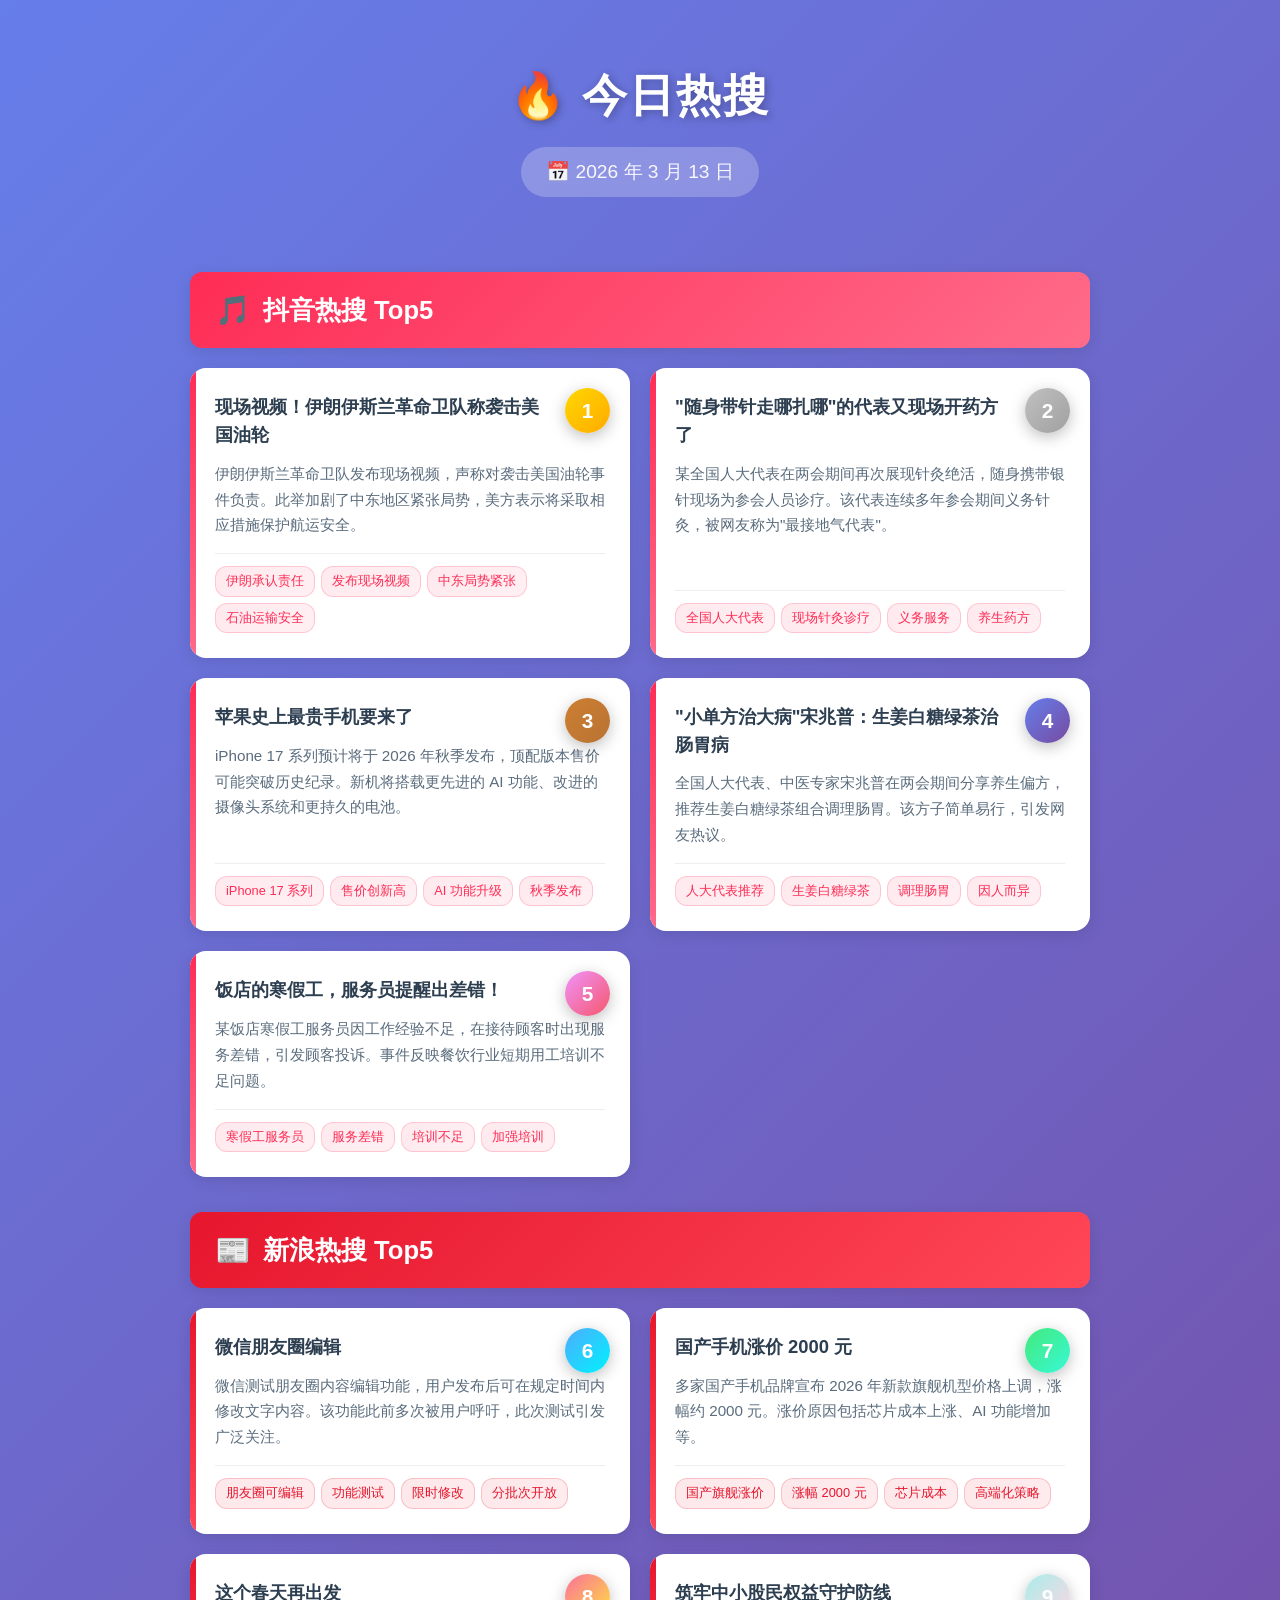
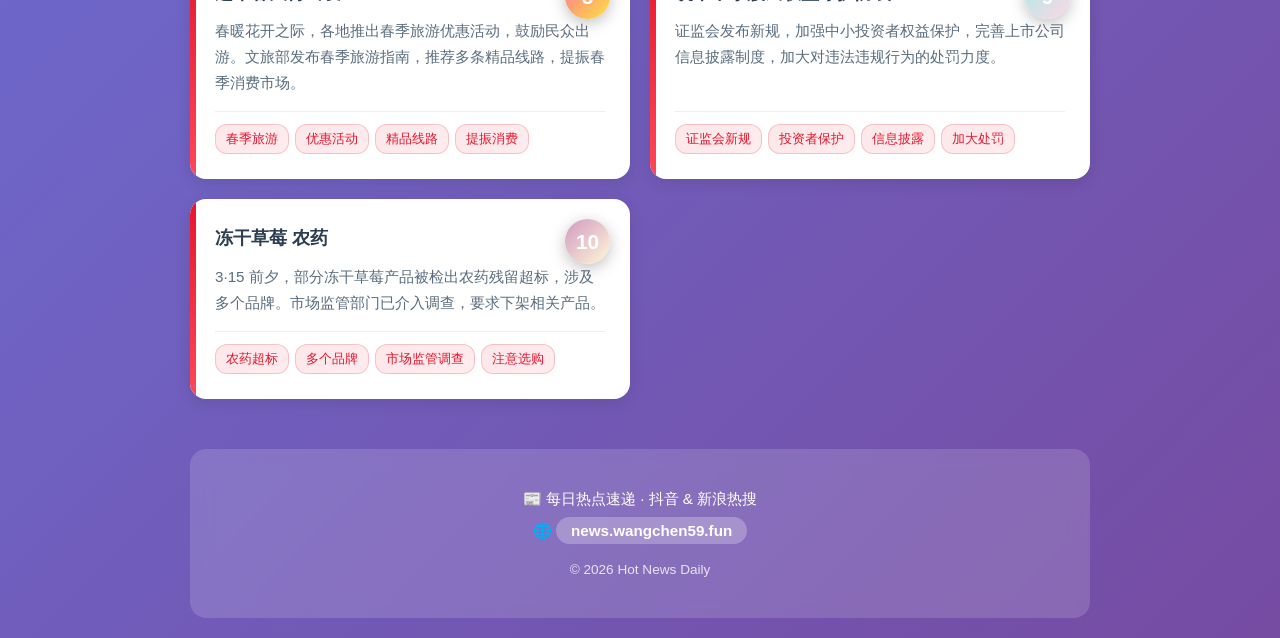
<file: index.html>
<!DOCTYPE html>
<html lang="zh-CN">
<head>
    <meta charset="UTF-8">
    <meta name="viewport" content="width=device-width, initial-scale=1.0">
    <title>今日热搜 - 2026 年 3 月 13 日</title>
    <style>
        :root {
            --douyin-color: #fe2c55;
            --sina-color: #e6162d;
            --bg-gradient-start: #667eea;
            --bg-gradient-end: #764ba2;
            --card-bg: #ffffff;
            --text-primary: #2c3e50;
            --text-secondary: #5a6c7d;
            --border-radius: 16px;
            --shadow: 0 4px 15px rgba(0, 0, 0, 0.1);
            --shadow-hover: 0 10px 30px rgba(0, 0, 0, 0.2);
        }

        * {
            margin: 0;
            padding: 0;
            box-sizing: border-box;
        }

        body {
            font-family: -apple-system, BlinkMacSystemFont, 'Segoe UI', 'PingFang SC', 'Hiragino Sans GB', 'Microsoft YaHei', sans-serif;
            background: linear-gradient(135deg, var(--bg-gradient-start) 0%, var(--bg-gradient-end) 100%);
            min-height: 100vh;
            padding: 20px;
            line-height: 1.6;
        }

        .container {
            max-width: 900px;
            margin: 0 auto;
        }

        header {
            text-align: center;
            color: white;
            padding: 40px 20px;
            margin-bottom: 30px;
        }

        header h1 {
            font-size: 2.8rem;
            font-weight: 800;
            margin-bottom: 15px;
            text-shadow: 2px 2px 8px rgba(0, 0, 0, 0.3);
            letter-spacing: 2px;
        }

        header .date {
            font-size: 1.2rem;
            opacity: 0.95;
            background: rgba(255, 255, 255, 0.25);
            padding: 10px 25px;
            border-radius: 25px;
            display: inline-block;
            backdrop-filter: blur(10px);
        }

        .section-title {
            color: white;
            font-size: 1.6rem;
            font-weight: 700;
            margin: 35px 0 20px 0;
            padding: 15px 25px;
            border-radius: 12px;
            display: flex;
            align-items: center;
            gap: 12px;
            box-shadow: var(--shadow);
        }

        .section-title.douyin {
            background: linear-gradient(135deg, var(--douyin-color), #ff6b8a);
        }

        .section-title.sina {
            background: linear-gradient(135deg, var(--sina-color), #ff4757);
        }

        .section-title .icon {
            font-size: 1.8rem;
        }

        .news-list {
            display: grid;
            grid-template-columns: repeat(auto-fill, minmax(400px, 1fr));
            gap: 20px;
        }

        .news-card {
            background: var(--card-bg);
            border-radius: var(--border-radius);
            padding: 25px;
            box-shadow: var(--shadow);
            transition: all 0.35s cubic-bezier(0.4, 0, 0.2, 1);
            position: relative;
            overflow: hidden;
            display: flex;
            flex-direction: column;
        }

        .news-card:hover {
            transform: translateY(-8px) scale(1.02);
            box-shadow: var(--shadow-hover);
        }

        .news-card::before {
            content: '';
            position: absolute;
            left: 0;
            top: 0;
            bottom: 0;
            width: 6px;
        }

        .douyin-section .news-card::before {
            background: linear-gradient(180deg, var(--douyin-color), #ff6b8a);
        }

        .sina-section .news-card::before {
            background: linear-gradient(180deg, var(--sina-color), #ff4757);
        }

        .news-rank {
            position: absolute;
            top: 20px;
            right: 20px;
            width: 45px;
            height: 45px;
            border-radius: 50%;
            display: flex;
            align-items: center;
            justify-content: center;
            font-weight: 800;
            font-size: 1.3rem;
            color: white;
            box-shadow: 0 4px 15px rgba(0, 0, 0, 0.25);
        }

        .rank-1 { background: linear-gradient(135deg, #ffd700, #ffaa00); }
        .rank-2 { background: linear-gradient(135deg, #c0c0c0, #a0a0a0); }
        .rank-3 { background: linear-gradient(135deg, #cd7f32, #b87333); }
        .rank-4 { background: linear-gradient(135deg, #667eea, #764ba2); }
        .rank-5 { background: linear-gradient(135deg, #f093fb, #f5576c); }
        .rank-6 { background: linear-gradient(135deg, #4facfe, #00f2fe); }
        .rank-7 { background: linear-gradient(135deg, #43e97b, #38f9d7); }
        .rank-8 { background: linear-gradient(135deg, #fa709a, #fee140); }
        .rank-9 { background: linear-gradient(135deg, #a8edea, #fed6e3); }
        .rank-10 { background: linear-gradient(135deg, #d299c2, #fef9d7); }

        .news-title {
            font-size: 1.15rem;
            font-weight: 700;
            color: var(--text-primary);
            margin-bottom: 12px;
            padding-right: 55px;
            line-height: 1.5;
        }

        .news-content {
            color: var(--text-secondary);
            font-size: 0.95rem;
            margin-bottom: 15px;
            line-height: 1.7;
            flex-grow: 1;
        }

        .news-tags {
            display: flex;
            flex-wrap: wrap;
            gap: 6px;
            padding-top: 12px;
            border-top: 1px solid #eee;
        }

        .tag {
            padding: 4px 10px;
            border-radius: 12px;
            font-size: 0.8rem;
            font-weight: 500;
        }

        .douyin-section .tag {
            background: linear-gradient(135deg, rgba(254, 44, 85, 0.1), rgba(255, 107, 138, 0.1));
            color: var(--douyin-color);
            border: 1px solid rgba(254, 44, 85, 0.2);
        }

        .sina-section .tag {
            background: linear-gradient(135deg, rgba(230, 22, 45, 0.1), rgba(255, 71, 87, 0.1));
            color: var(--sina-color);
            border: 1px solid rgba(230, 22, 45, 0.2);
        }

        footer {
            text-align: center;
            color: white;
            margin-top: 50px;
            padding: 30px 20px;
            background: rgba(255, 255, 255, 0.15);
            border-radius: 16px;
            backdrop-filter: blur(10px);
        }

        footer p {
            margin: 8px 0;
            font-size: 0.95rem;
        }

        footer a {
            color: white;
            text-decoration: none;
            font-weight: 600;
            padding: 5px 15px;
            background: rgba(255, 255, 255, 0.25);
            border-radius: 20px;
            transition: all 0.3s;
        }

        footer a:hover {
            background: rgba(255, 255, 255, 0.4);
        }

        @media (max-width: 768px) {
            header h1 {
                font-size: 2rem;
            }

            .news-list {
                grid-template-columns: 1fr;
            }

            .section-title {
                font-size: 1.3rem;
                padding: 12px 18px;
            }

            .news-card {
                padding: 20px;
            }

            .news-title {
                font-size: 1.05rem;
                padding-right: 0;
                margin-bottom: 10px;
            }

            .news-rank {
                width: 38px;
                height: 38px;
                font-size: 1.1rem;
                top: 15px;
                right: 15px;
            }
        }

        @media (max-width: 480px) {
            body {
                padding: 10px;
            }

            header {
                padding: 30px 15px;
            }

            header h1 {
                font-size: 1.6rem;
            }

            .date {
                font-size: 1rem !important;
            }
        }
    </style>
</head>
<body>
    <div class="container">
        <header>
            <h1>🔥 今日热搜</h1>
            <div class="date">📅 2026 年 3 月 13 日</div>
        </header>

        <!-- 抖音热搜 -->
        <div class="douyin-section">
            <div class="section-title douyin">
                <span class="icon">🎵</span>
                <span>抖音热搜 Top5</span>
            </div>
            <div class="news-list">
                <!-- 新闻 1 -->
                <article class="news-card">
                    <div class="news-rank rank-1">1</div>
                    <h2 class="news-title">现场视频！伊朗伊斯兰革命卫队称袭击美国油轮</h2>
                    <p class="news-content">
                        伊朗伊斯兰革命卫队发布现场视频，声称对袭击美国油轮事件负责。此举加剧了中东地区紧张局势，美方表示将采取相应措施保护航运安全。
                    </p>
                    <div class="news-tags">
                        <span class="tag">伊朗承认责任</span>
                        <span class="tag">发布现场视频</span>
                        <span class="tag">中东局势紧张</span>
                        <span class="tag">石油运输安全</span>
                    </div>
                </article>

                <!-- 新闻 2 -->
                <article class="news-card">
                    <div class="news-rank rank-2">2</div>
                    <h2 class="news-title">"随身带针走哪扎哪"的代表又现场开药方了</h2>
                    <p class="news-content">
                        某全国人大代表在两会期间再次展现针灸绝活，随身携带银针现场为参会人员诊疗。该代表连续多年参会期间义务针灸，被网友称为"最接地气代表"。
                    </p>
                    <div class="news-tags">
                        <span class="tag">全国人大代表</span>
                        <span class="tag">现场针灸诊疗</span>
                        <span class="tag">义务服务</span>
                        <span class="tag">养生药方</span>
                    </div>
                </article>

                <!-- 新闻 3 -->
                <article class="news-card">
                    <div class="news-rank rank-3">3</div>
                    <h2 class="news-title">苹果史上最贵手机要来了</h2>
                    <p class="news-content">
                        iPhone 17 系列预计将于 2026 年秋季发布，顶配版本售价可能突破历史纪录。新机将搭载更先进的 AI 功能、改进的摄像头系统和更持久的电池。
                    </p>
                    <div class="news-tags">
                        <span class="tag">iPhone 17 系列</span>
                        <span class="tag">售价创新高</span>
                        <span class="tag">AI 功能升级</span>
                        <span class="tag">秋季发布</span>
                    </div>
                </article>

                <!-- 新闻 4 -->
                <article class="news-card">
                    <div class="news-rank rank-4">4</div>
                    <h2 class="news-title">"小单方治大病"宋兆普：生姜白糖绿茶治肠胃病</h2>
                    <p class="news-content">
                        全国人大代表、中医专家宋兆普在两会期间分享养生偏方，推荐生姜白糖绿茶组合调理肠胃。该方子简单易行，引发网友热议。
                    </p>
                    <div class="news-tags">
                        <span class="tag">人大代表推荐</span>
                        <span class="tag">生姜白糖绿茶</span>
                        <span class="tag">调理肠胃</span>
                        <span class="tag">因人而异</span>
                    </div>
                </article>

                <!-- 新闻 5 -->
                <article class="news-card">
                    <div class="news-rank rank-5">5</div>
                    <h2 class="news-title">饭店的寒假工，服务员提醒出差错！</h2>
                    <p class="news-content">
                        某饭店寒假工服务员因工作经验不足，在接待顾客时出现服务差错，引发顾客投诉。事件反映餐饮行业短期用工培训不足问题。
                    </p>
                    <div class="news-tags">
                        <span class="tag">寒假工服务员</span>
                        <span class="tag">服务差错</span>
                        <span class="tag">培训不足</span>
                        <span class="tag">加强培训</span>
                    </div>
                </article>
            </div>
        </div>

        <!-- 新浪热搜 -->
        <div class="sina-section">
            <div class="section-title sina">
                <span class="icon">📰</span>
                <span>新浪热搜 Top5</span>
            </div>
            <div class="news-list">
                <!-- 新闻 6 -->
                <article class="news-card">
                    <div class="news-rank rank-6">6</div>
                    <h2 class="news-title">微信朋友圈编辑</h2>
                    <p class="news-content">
                        微信测试朋友圈内容编辑功能，用户发布后可在规定时间内修改文字内容。该功能此前多次被用户呼吁，此次测试引发广泛关注。
                    </p>
                    <div class="news-tags">
                        <span class="tag">朋友圈可编辑</span>
                        <span class="tag">功能测试</span>
                        <span class="tag">限时修改</span>
                        <span class="tag">分批次开放</span>
                    </div>
                </article>

                <!-- 新闻 7 -->
                <article class="news-card">
                    <div class="news-rank rank-7">7</div>
                    <h2 class="news-title">国产手机涨价 2000 元</h2>
                    <p class="news-content">
                        多家国产手机品牌宣布 2026 年新款旗舰机型价格上调，涨幅约 2000 元。涨价原因包括芯片成本上涨、AI 功能增加等。
                    </p>
                    <div class="news-tags">
                        <span class="tag">国产旗舰涨价</span>
                        <span class="tag">涨幅 2000 元</span>
                        <span class="tag">芯片成本</span>
                        <span class="tag">高端化策略</span>
                    </div>
                </article>

                <!-- 新闻 8 -->
                <article class="news-card">
                    <div class="news-rank rank-8">8</div>
                    <h2 class="news-title">这个春天再出发</h2>
                    <p class="news-content">
                        春暖花开之际，各地推出春季旅游优惠活动，鼓励民众出游。文旅部发布春季旅游指南，推荐多条精品线路，提振春季消费市场。
                    </p>
                    <div class="news-tags">
                        <span class="tag">春季旅游</span>
                        <span class="tag">优惠活动</span>
                        <span class="tag">精品线路</span>
                        <span class="tag">提振消费</span>
                    </div>
                </article>

                <!-- 新闻 9 -->
                <article class="news-card">
                    <div class="news-rank rank-9">9</div>
                    <h2 class="news-title">筑牢中小股民权益守护防线</h2>
                    <p class="news-content">
                        证监会发布新规，加强中小投资者权益保护，完善上市公司信息披露制度，加大对违法违规行为的处罚力度。
                    </p>
                    <div class="news-tags">
                        <span class="tag">证监会新规</span>
                        <span class="tag">投资者保护</span>
                        <span class="tag">信息披露</span>
                        <span class="tag">加大处罚</span>
                    </div>
                </article>

                <!-- 新闻 10 -->
                <article class="news-card">
                    <div class="news-rank rank-10">10</div>
                    <h2 class="news-title">冻干草莓 农药</h2>
                    <p class="news-content">
                        3·15 前夕，部分冻干草莓产品被检出农药残留超标，涉及多个品牌。市场监管部门已介入调查，要求下架相关产品。
                    </p>
                    <div class="news-tags">
                        <span class="tag">农药超标</span>
                        <span class="tag">多个品牌</span>
                        <span class="tag">市场监管调查</span>
                        <span class="tag">注意选购</span>
                    </div>
                </article>
            </div>
        </div>

        <footer>
            <p>📰 每日热点速递 · 抖音 & 新浪热搜</p>
            <p>🌐 <a href="https://news.wangchen59.fun" target="_blank">news.wangchen59.fun</a></p>
            <p style="margin-top: 15px; opacity: 0.8; font-size: 0.85rem;">© 2026 Hot News Daily</p>
        </footer>
    </div>
</body>
</html>
</file>
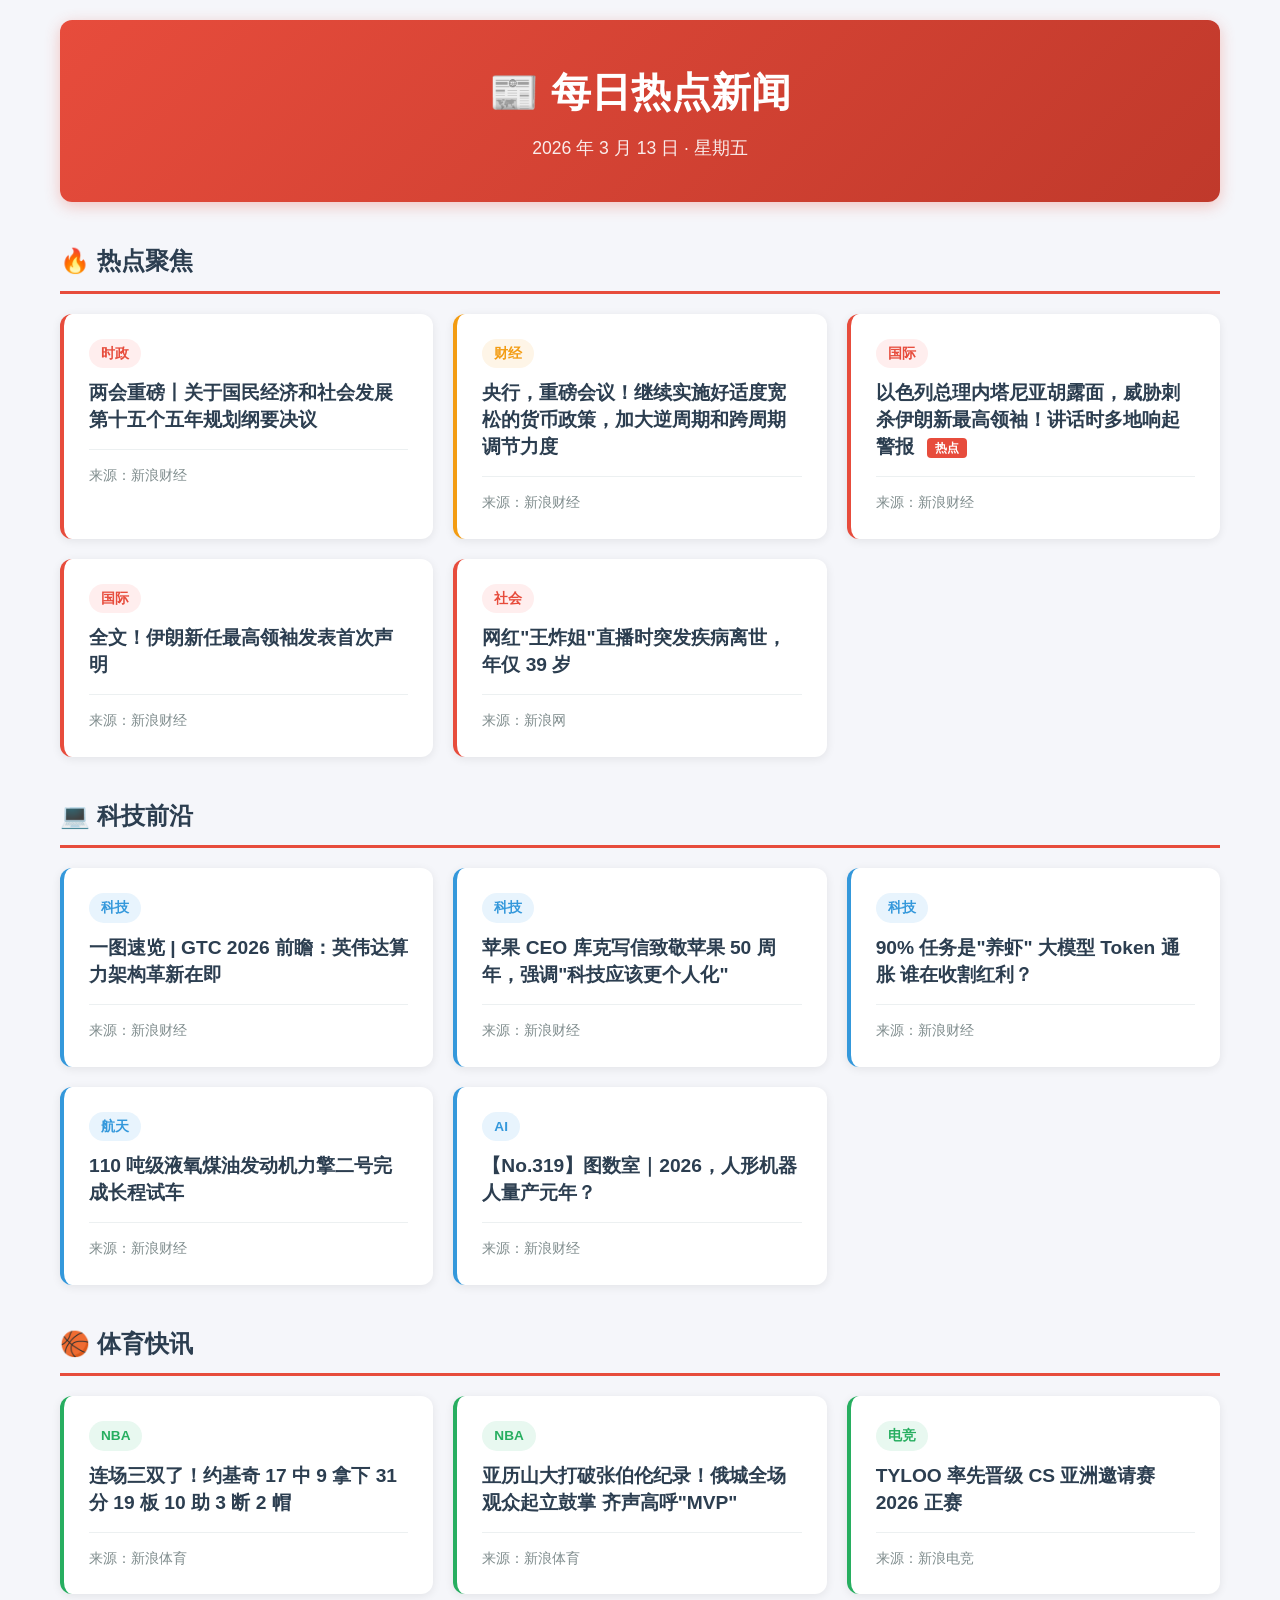
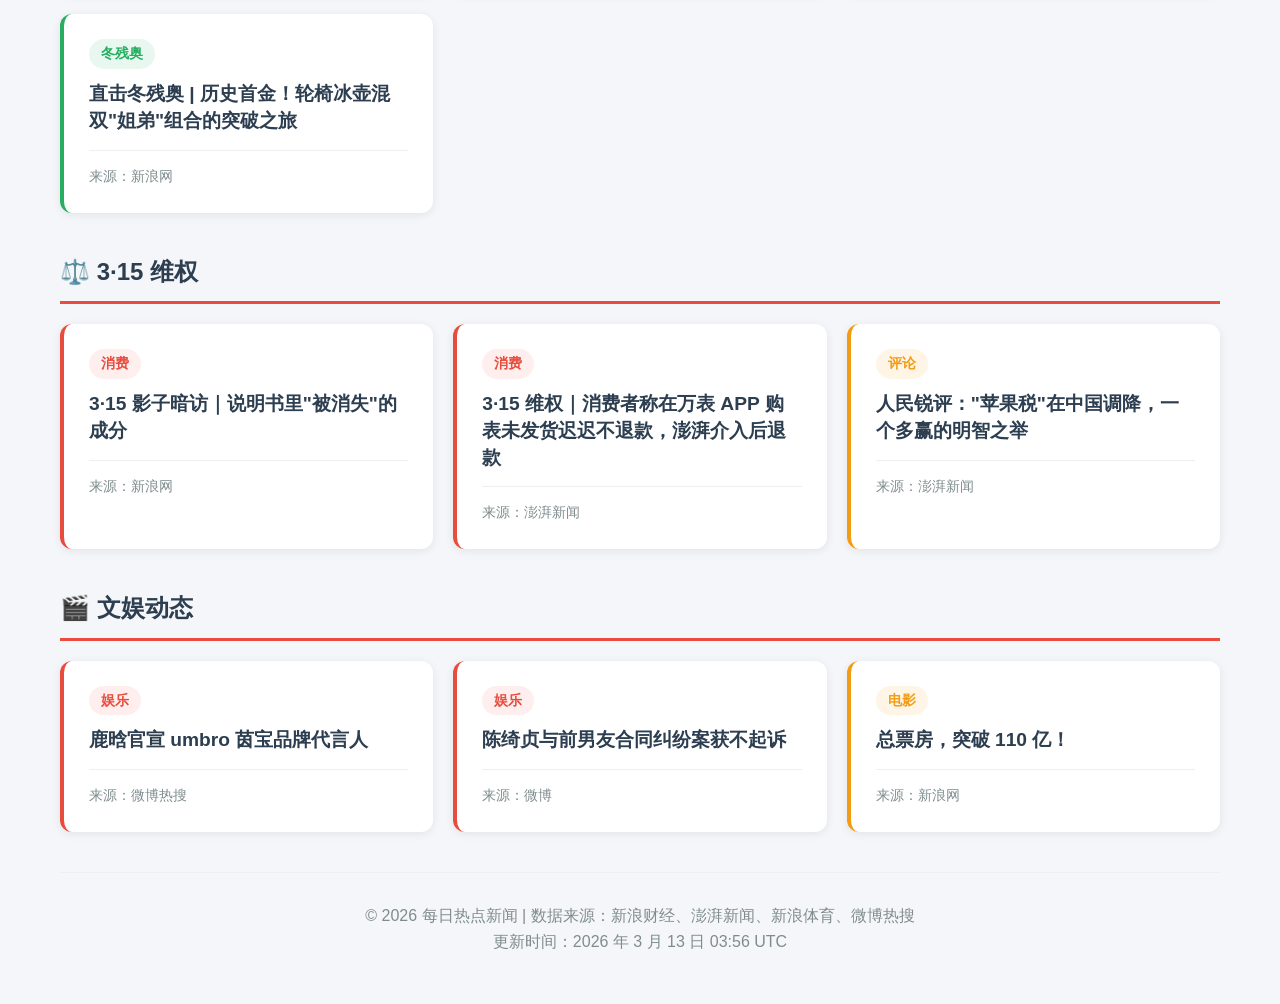
<file: 每日热点新闻 -20260313.html>
<!DOCTYPE html>
<html lang="zh-CN">
<head>
    <meta charset="UTF-8">
    <meta name="viewport" content="width=device-width, initial-scale=1.0">
    <title>每日热点新闻 - 2026 年 3 月 13 日</title>
    <style>
        :root {
            --primary-color: #e74c3c;
            --secondary-color: #3498db;
            --bg-color: #f5f6fa;
            --card-bg: #ffffff;
            --text-primary: #2c3e50;
            --text-secondary: #7f8c8d;
            --border-color: #ecf0f1;
        }

        * {
            margin: 0;
            padding: 0;
            box-sizing: border-box;
        }

        body {
            font-family: -apple-system, BlinkMacSystemFont, 'Segoe UI', 'PingFang SC', 'Hiragino Sans GB', 'Microsoft YaHei', sans-serif;
            background-color: var(--bg-color);
            color: var(--text-primary);
            line-height: 1.6;
        }

        .container {
            max-width: 1200px;
            margin: 0 auto;
            padding: 20px;
        }

        header {
            background: linear-gradient(135deg, var(--primary-color), #c0392b);
            color: white;
            padding: 40px 20px;
            text-align: center;
            margin-bottom: 30px;
            border-radius: 12px;
            box-shadow: 0 4px 15px rgba(231, 76, 60, 0.3);
        }

        header h1 {
            font-size: 2.5rem;
            margin-bottom: 10px;
            font-weight: 700;
        }

        header .date {
            font-size: 1.1rem;
            opacity: 0.9;
        }

        .news-grid {
            display: grid;
            grid-template-columns: repeat(auto-fit, minmax(350px, 1fr));
            gap: 20px;
            margin-bottom: 30px;
        }

        .news-card {
            background: var(--card-bg);
            border-radius: 12px;
            padding: 25px;
            box-shadow: 0 2px 10px rgba(0, 0, 0, 0.08);
            transition: transform 0.3s ease, box-shadow 0.3s ease;
            border-left: 4px solid var(--primary-color);
        }

        .news-card:hover {
            transform: translateY(-5px);
            box-shadow: 0 8px 25px rgba(0, 0, 0, 0.12);
        }

        .news-card.tech {
            border-left-color: var(--secondary-color);
        }

        .news-card.sports {
            border-left-color: #27ae60;
        }

        .news-card.finance {
            border-left-color: #f39c12;
        }

        .news-category {
            display: inline-block;
            padding: 4px 12px;
            border-radius: 20px;
            font-size: 0.85rem;
            font-weight: 600;
            margin-bottom: 12px;
            text-transform: uppercase;
        }

        .news-category.hot {
            background-color: #fee;
            color: var(--primary-color);
        }

        .news-category.tech {
            background-color: #e8f4fd;
            color: var(--secondary-color);
        }

        .news-category.sports {
            background-color: #e8f8f0;
            color: #27ae60;
        }

        .news-category.finance {
            background-color: #fef5e7;
            color: #f39c12;
        }

        .news-card h2 {
            font-size: 1.2rem;
            margin-bottom: 12px;
            line-height: 1.4;
            color: var(--text-primary);
        }

        .news-card h2 a {
            color: inherit;
            text-decoration: none;
            transition: color 0.2s ease;
        }

        .news-card h2 a:hover {
            color: var(--primary-color);
        }

        .news-source {
            font-size: 0.85rem;
            color: var(--text-secondary);
            margin-top: 15px;
            padding-top: 15px;
            border-top: 1px solid var(--border-color);
        }

        .section-title {
            font-size: 1.5rem;
            margin: 40px 0 20px;
            padding-bottom: 10px;
            border-bottom: 3px solid var(--primary-color);
            color: var(--text-primary);
        }

        footer {
            text-align: center;
            padding: 30px;
            color: var(--text-secondary);
            border-top: 1px solid var(--border-color);
            margin-top: 40px;
        }

        @media (max-width: 768px) {
            header h1 {
                font-size: 1.8rem;
            }

            .news-grid {
                grid-template-columns: 1fr;
            }

            .container {
                padding: 15px;
            }
        }

        .badge {
            display: inline-block;
            padding: 2px 8px;
            background: var(--primary-color);
            color: white;
            border-radius: 4px;
            font-size: 0.75rem;
            margin-left: 8px;
            vertical-align: middle;
        }
    </style>
</head>
<body>
    <div class="container">
        <header>
            <h1>📰 每日热点新闻</h1>
            <p class="date">2026 年 3 月 13 日 · 星期五</p>
        </header>

        <h2 class="section-title">🔥 热点聚焦</h2>
        <div class="news-grid">
            <article class="news-card">
                <span class="news-category hot">时政</span>
                <h2><a href="https://finance.sina.com.cn/zt_d/2026lh" target="_blank">两会重磅丨关于国民经济和社会发展第十五个五年规划纲要决议</a></h2>
                <div class="news-source">来源：新浪财经</div>
            </article>

            <article class="news-card finance">
                <span class="news-category finance">财经</span>
                <h2><a href="https://finance.sina.com.cn/wm/2026-03-12/doc-inhqtyyi4637084.shtml" target="_blank">央行，重磅会议！继续实施好适度宽松的货币政策，加大逆周期和跨周期调节力度</a></h2>
                <div class="news-source">来源：新浪财经</div>
            </article>

            <article class="news-card">
                <span class="news-category hot">国际</span>
                <h2><a href="https://finance.sina.com.cn/world/gjcj/2026-03-13/doc-inhqvams1160855.shtml" target="_blank">以色列总理内塔尼亚胡露面，威胁刺杀伊朗新最高领袖！讲话时多地响起警报</a> <span class="badge">热点</span></h2>
                <div class="news-source">来源：新浪财经</div>
            </article>

            <article class="news-card">
                <span class="news-category hot">国际</span>
                <h2><a href="https://finance.sina.com.cn/roll/2026-03-12/doc-inhqtyyi4633205.shtml" target="_blank">全文！伊朗新任最高领袖发表首次声明</a></h2>
                <div class="news-source">来源：新浪财经</div>
            </article>

            <article class="news-card">
                <span class="news-category hot">社会</span>
                <h2><a href="https://news.sina.com.cn/s/2026-03-12/doc-inhqtcuq1881241.shtml" target="_blank">网红"王炸姐"直播时突发疾病离世，年仅 39 岁</a></h2>
                <div class="news-source">来源：新浪网</div>
            </article>
        </div>

        <h2 class="section-title">💻 科技前沿</h2>
        <div class="news-grid">
            <article class="news-card tech">
                <span class="news-category tech">科技</span>
                <h2><a href="https://finance.sina.com.cn/wm/2026-03-13/doc-inhquwcx4224031.shtml" target="_blank">一图速览 | GTC 2026 前瞻：英伟达算力架构革新在即</a></h2>
                <div class="news-source">来源：新浪财经</div>
            </article>

            <article class="news-card tech">
                <span class="news-category tech">科技</span>
                <h2><a href="https://finance.sina.com.cn/wm/2026-03-13/doc-inhqufhc8249829.shtml" target="_blank">苹果 CEO 库克写信致敬苹果 50 周年，强调"科技应该更个人化"</a></h2>
                <div class="news-source">来源：新浪财经</div>
            </article>

            <article class="news-card tech">
                <span class="news-category tech">科技</span>
                <h2><a href="https://finance.sina.com.cn/roll/2026-03-13/doc-inhquwcu1187533.shtml" target="_blank">90% 任务是"养虾" 大模型 Token 通胀 谁在收割红利？</a></h2>
                <div class="news-source">来源：新浪财经</div>
            </article>

            <article class="news-card tech">
                <span class="news-category tech">航天</span>
                <h2><a href="https://finance.sina.com.cn/jjxw/2026-03-13/doc-inhqvamq4136743.shtml" target="_blank">110 吨级液氧煤油发动机力擎二号完成长程试车</a></h2>
                <div class="news-source">来源：新浪财经</div>
            </article>

            <article class="news-card tech">
                <span class="news-category tech">AI</span>
                <h2><a href="https://k.sina.cn/article_2699180811_a0e23b0b001019r1e.html?from=tech&subch=otech" target="_blank">【No.319】图数室｜2026，人形机器人量产元年？</a></h2>
                <div class="news-source">来源：新浪财经</div>
            </article>
        </div>

        <h2 class="section-title">🏀 体育快讯</h2>
        <div class="news-grid">
            <article class="news-card sports">
                <span class="news-category sports">NBA</span>
                <h2><a href="https://sports.sina.com.cn/basketball/nba/2026-03-13/doc-inhqvhtt4136494.shtml" target="_blank">连场三双了！约基奇 17 中 9 拿下 31 分 19 板 10 助 3 断 2 帽</a></h2>
                <div class="news-source">来源：新浪体育</div>
            </article>

            <article class="news-card sports">
                <span class="news-category sports">NBA</span>
                <h2><a href="https://sports.sina.com.cn/basketball/nba/2026-03-13/doc-inhqvhtr7869925.shtml" target="_blank">亚历山大打破张伯伦纪录！俄城全场观众起立鼓掌 齐声高呼"MVP"</a></h2>
                <div class="news-source">来源：新浪体育</div>
            </article>

            <article class="news-card sports">
                <span class="news-category sports">电竞</span>
                <h2><a href="http://games.sina.com.cn/news/yw/2026-03-12/esports-inhqtqkk1729511.shtml" target="_blank">TYLOO 率先晋级 CS 亚洲邀请赛 2026 正赛</a></h2>
                <div class="news-source">来源：新浪电竞</div>
            </article>

            <article class="news-card sports">
                <span class="news-category sports">冬残奥</span>
                <h2><a href="https://news.sina.com.cn/zx/gj/2026-03-12/doc-inhqtqkk1736035.shtml" target="_blank">直击冬残奥 | 历史首金！轮椅冰壶混双"姐弟"组合的突破之旅</a></h2>
                <div class="news-source">来源：新浪网</div>
            </article>
        </div>

        <h2 class="section-title">⚖️ 3·15 维权</h2>
        <div class="news-grid">
            <article class="news-card">
                <span class="news-category hot">消费</span>
                <h2><a href="https://news.sina.com.cn/minsheng/2026-03-13/doc-inhqvamv4154315.shtml" target="_blank">3·15 影子暗访｜说明书里"被消失"的成分</a></h2>
                <div class="news-source">来源：新浪网</div>
            </article>

            <article class="news-card">
                <span class="news-category hot">消费</span>
                <h2><a href="/newsDetail_forward_32741789" target="_blank">3·15 维权｜消费者称在万表 APP 购表未发货迟迟不退款，澎湃介入后退款</a></h2>
                <div class="news-source">来源：澎湃新闻</div>
            </article>

            <article class="news-card finance">
                <span class="news-category finance">评论</span>
                <h2><a href="/newsDetail_forward_32759522" target="_blank">人民锐评："苹果税"在中国调降，一个多赢的明智之举</a></h2>
                <div class="news-source">来源：澎湃新闻</div>
            </article>
        </div>

        <h2 class="section-title">🎬 文娱动态</h2>
        <div class="news-grid">
            <article class="news-card">
                <span class="news-category hot">娱乐</span>
                <h2><a href="https://s.weibo.com/weibo?q=%E9%B9%BF%E6%99%97%E5%AE%98%E5%AE%A3umbro%E8%8C%B5%E5%AE%9D%E5%93%81%E7%89%8C%E4%BB%A3%E8%A8%80%E4%BA%BA" target="_blank">鹿晗官宣 umbro 茵宝品牌代言人</a></h2>
                <div class="news-source">来源：微博热搜</div>
            </article>

            <article class="news-card">
                <span class="news-category hot">娱乐</span>
                <h2><a href="https://weibo.com/1642591402/QvRLc7HuI" target="_blank">陈绮贞与前男友合同纠纷案获不起诉</a></h2>
                <div class="news-source">来源：微博</div>
            </article>

            <article class="news-card finance">
                <span class="news-category finance">电影</span>
                <h2><a href="https://news.sina.com.cn/c/2026-03-12/doc-inhqtyyf8335203.shtml" target="_blank">总票房，突破 110 亿！</a></h2>
                <div class="news-source">来源：新浪网</div>
            </article>
        </div>

        <footer>
            <p>© 2026 每日热点新闻 | 数据来源：新浪财经、澎湃新闻、新浪体育、微博热搜</p>
            <p>更新时间：2026 年 3 月 13 日 03:56 UTC</p>
        </footer>
    </div>
</body>
</html>
</file>
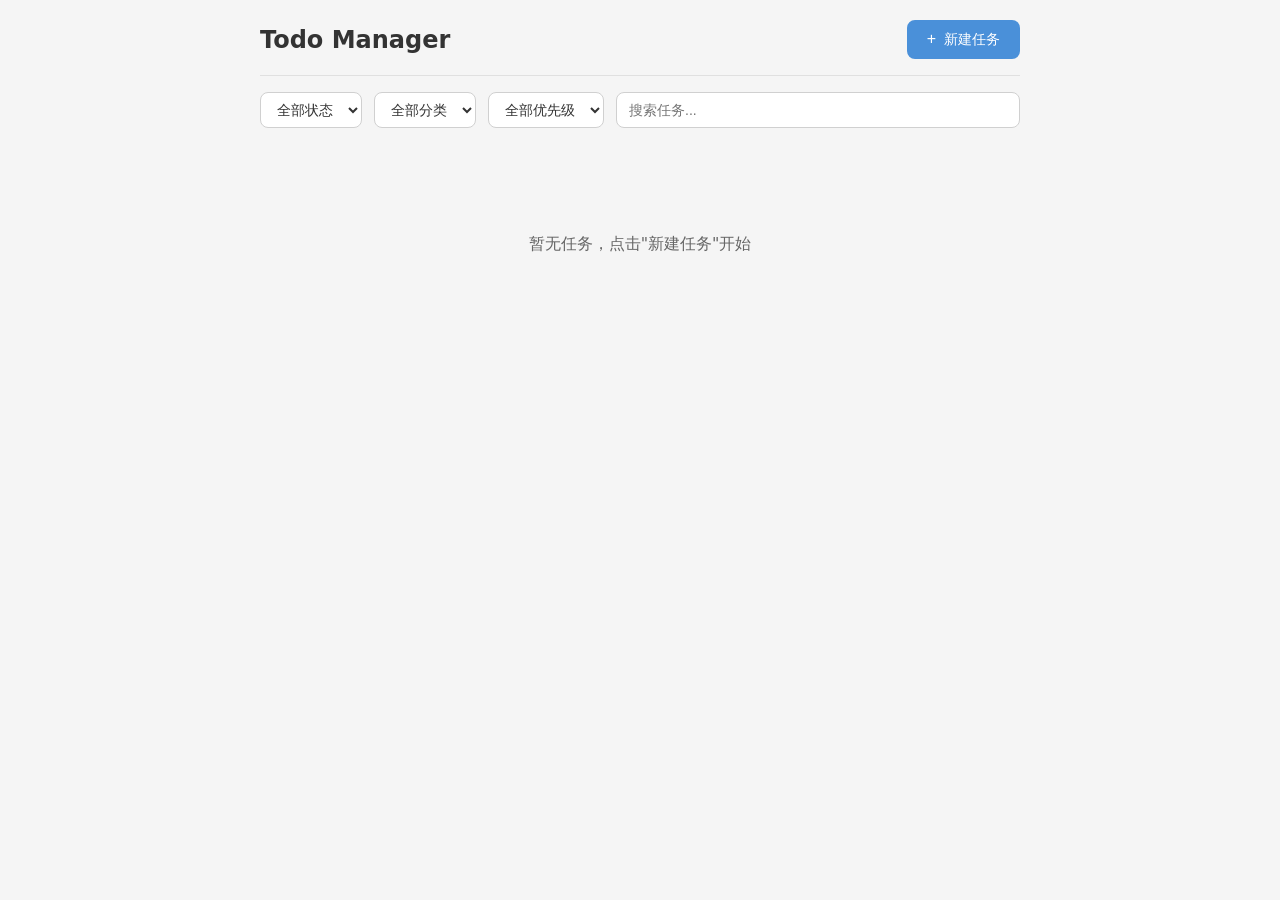
<file: output/todo.html>
<!DOCTYPE html>
<html lang="zh-CN">
<head>
    <meta charset="UTF-8">
    <meta name="viewport" content="width=device-width, initial-scale=1.0">
    <title>Todo Manager - 任务管理器</title>
    <link rel="stylesheet" href="css/todo.css">
</head>
<body>
    <div class="app-container">
        <!-- Top Bar -->
        <header class="top-bar">
            <div class="logo">
                <h1>Todo Manager</h1>
            </div>
            <button class="btn-primary" id="btn-new-task">
                <span class="icon">+</span>
                新建任务
            </button>
        </header>

        <!-- Filter Bar -->
        <div class="filter-bar">
            <select id="filter-status" class="filter-select">
                <option value="all">全部状态</option>
                <option value="active">进行中</option>
                <option value="completed">已完成</option>
            </select>
            <select id="filter-category" class="filter-select">
                <option value="all">全部分类</option>
                <option value="work">工作</option>
                <option value="personal">个人</option>
                <option value="study">学习</option>
                <option value="other">其他</option>
            </select>
            <select id="filter-priority" class="filter-select">
                <option value="all">全部优先级</option>
                <option value="high">高</option>
                <option value="medium">中</option>
                <option value="low">低</option>
            </select>
            <input type="text" id="search-input" class="search-input" placeholder="搜索任务...">
        </div>

        <!-- Task List -->
        <main class="task-list" id="task-list">
            <!-- Task cards will be rendered here by JS -->
        </main>

        <!-- Modal for Create/Edit Task -->
        <div class="modal-overlay" id="modal-overlay">
            <div class="modal" id="task-modal">
                <div class="modal-header">
                    <h2 id="modal-title">新建任务</h2>
                    <button class="btn-close" id="btn-close-modal">×</button>
                </div>
                <form id="task-form">
                    <div class="form-group">
                        <label for="task-title">任务标题 *</label>
                        <input type="text" id="task-title" required placeholder="输入任务标题">
                    </div>
                    <div class="form-group">
                        <label for="task-category">分类</label>
                        <select id="task-category">
                            <option value="work">工作</option>
                            <option value="personal">个人</option>
                            <option value="study">学习</option>
                            <option value="other" selected>其他</option>
                        </select>
                    </div>
                    <div class="form-group">
                        <label for="task-priority">优先级</label>
                        <select id="task-priority">
                            <option value="high">高</option>
                            <option value="medium" selected>中</option>
                            <option value="low">低</option>
                        </select>
                    </div>
                    <div class="form-group">
                        <label for="task-due-date">截止日期</label>
                        <input type="date" id="task-due-date">
                    </div>
                    <input type="hidden" id="task-id">
                    <div class="form-actions">
                        <button type="button" class="btn-secondary" id="btn-cancel">取消</button>
                        <button type="submit" class="btn-primary">保存</button>
                    </div>
                </form>
            </div>
        </div>

        <!-- Delete Confirmation Modal -->
        <div class="modal-overlay" id="delete-modal-overlay">
            <div class="modal modal-small" id="delete-modal">
                <div class="modal-header">
                    <h2>确认删除</h2>
                    <button class="btn-close" id="btn-close-delete-modal">×</button>
                </div>
                <div class="modal-body">
                    <p>确定要删除这个任务吗？此操作不可撤销。</p>
                </div>
                <div class="form-actions">
                    <button type="button" class="btn-secondary" id="btn-cancel-delete">取消</button>
                    <button type="button" class="btn-danger" id="btn-confirm-delete">删除</button>
                </div>
            </div>
        </div>
    </div>
    <script src="js/todo.js"></script>
</body>
</html>
</file>
<file: output/css/todo.css>
/* ===== Base Reset & Variables ===== */
:root {
    --bg-main: #f5f5f5;
    --bg-card: #ffffff;
    --text-primary: #333333;
    --text-secondary: #666666;
    --text-completed: #999999;
    --color-primary: #4a90d9;
    --color-primary-hover: #3a7bc8;
    --color-danger: #e74c3c;
    --color-danger-hover: #c0392b;
    --priority-high: #e74c3c;
    --priority-medium: #f39c12;
    --priority-low: #bdc3c7;
    --category-work: #3498db;
    --category-personal: #2ecc71;
    --category-study: #9b59b6;
    --category-other: #95a5a6;
    --shadow-card: 0 2px 8px rgba(0,0,0,0.08);
    --shadow-modal: 0 4px 20px rgba(0,0,0,0.15);
    --radius: 8px;
    --spacing: 16px;
}

* {
    margin: 0;
    padding: 0;
    box-sizing: border-box;
}

body {
    font-family: system-ui, -apple-system, 'Segoe UI', sans-serif;
    background: var(--bg-main);
    color: var(--text-primary);
    min-height: 100vh;
    line-height: 1.5;
}

/* ===== App Container ===== */
.app-container {
    max-width: 800px;
    margin: 0 auto;
    padding: 20px;
}

/* ===== Top Bar ===== */
.top-bar {
    display: flex;
    justify-content: space-between;
    align-items: center;
    margin-bottom: var(--spacing);
    padding-bottom: var(--spacing);
    border-bottom: 1px solid #e0e0e0;
}

.logo h1 {
    font-size: 24px;
    font-weight: 600;
    color: var(--text-primary);
}

/* ===== Buttons ===== */
.btn-primary {
    background: var(--color-primary);
    color: white;
    border: none;
    padding: 10px 20px;
    border-radius: var(--radius);
    font-size: 14px;
    font-weight: 500;
    cursor: pointer;
    transition: background 0.2s;
}

.btn-primary:hover {
    background: var(--color-primary-hover);
}

.btn-secondary {
    background: #e0e0e0;
    color: var(--text-primary);
    border: none;
    padding: 10px 20px;
    border-radius: var(--radius);
    font-size: 14px;
    cursor: pointer;
    transition: background 0.2s;
}

.btn-secondary:hover {
    background: #d0d0d0;
}

.btn-danger {
    background: var(--color-danger);
    color: white;
    border: none;
    padding: 10px 20px;
    border-radius: var(--radius);
    font-size: 14px;
    cursor: pointer;
    transition: background 0.2s;
}

.btn-danger:hover {
    background: var(--color-danger-hover);
}

.btn-close {
    background: none;
    border: none;
    font-size: 24px;
    color: var(--text-secondary);
    cursor: pointer;
    padding: 0;
    line-height: 1;
}

.btn-close:hover {
    color: var(--text-primary);
}

.icon {
    font-size: 16px;
    margin-right: 4px;
}

/* ===== Filter Bar ===== */
.filter-bar {
    display: flex;
    gap: 12px;
    margin-bottom: var(--spacing);
    flex-wrap: wrap;
}

.filter-select {
    padding: 8px 12px;
    border: 1px solid #d0d0d0;
    border-radius: var(--radius);
    background: var(--bg-card);
    font-size: 14px;
    color: var(--text-primary);
    cursor: pointer;
}

.filter-select:focus {
    outline: none;
    border-color: var(--color-primary);
}

.search-input {
    padding: 8px 12px;
    border: 1px solid #d0d0d0;
    border-radius: var(--radius);
    font-size: 14px;
    flex: 1;
    min-width: 150px;
}

.search-input:focus {
    outline: none;
    border-color: var(--color-primary);
}

/* ===== Task List ===== */
.task-list {
    display: flex;
    flex-direction: column;
    gap: var(--spacing);
}

.task-list.empty {
    display: flex;
    justify-content: center;
    align-items: center;
    min-height: 200px;
    color: var(--text-secondary);
    font-size: 16px;
}

/* ===== Task Card ===== */
.task-card {
    background: var(--bg-card);
    border-radius: var(--radius);
    padding: var(--spacing);
    box-shadow: var(--shadow-card);
    display: flex;
    align-items: flex-start;
    gap: 12px;
    transition: box-shadow 0.2s, transform 0.2s;
    cursor: grab;
}

.task-card:hover {
    box-shadow: 0 4px 12px rgba(0,0,0,0.12);
}

.task-card.dragging {
    opacity: 0.5;
    cursor: grabbing;
}

.task-card.completed {
    background: #f9f9f9;
}

.task-checkbox {
    width: 20px;
    height: 20px;
    border: 2px solid #d0d0d0;
    border-radius: 50%;
    cursor: pointer;
    flex-shrink: 0;
    display: flex;
    align-items: center;
    justify-content: center;
    transition: all 0.2s;
    margin-top: 2px;
}

.task-checkbox:hover {
    border-color: var(--color-primary);
}

.task-checkbox.checked {
    background: var(--color-primary);
    border-color: var(--color-primary);
}

.task-checkbox.checked::after {
    content: '✓';
    color: white;
    font-size: 12px;
}

.task-content {
    flex: 1;
    min-width: 0;
}

.task-title {
    font-size: 16px;
    font-weight: 500;
    color: var(--text-primary);
    margin-bottom: 8px;
    word-break: break-word;
}

.task-card.completed .task-title {
    color: var(--text-completed);
    text-decoration: line-through;
}

.task-meta {
    display: flex;
    gap: 8px;
    flex-wrap: wrap;
    font-size: 12px;
}

.task-tag {
    padding: 2px 8px;
    border-radius: 4px;
    font-size: 12px;
    font-weight: 500;
}

.task-tag.category-work {
    background: var(--category-work);
    color: white;
}

.task-tag.category-personal {
    background: var(--category-personal);
    color: white;
}

.task-tag.category-study {
    background: var(--category-study);
    color: white;
}

.task-tag.category-other {
    background: var(--category-other);
    color: white;
}

.task-tag.priority-high {
    background: var(--priority-high);
    color: white;
}

.task-tag.priority-medium {
    background: var(--priority-medium);
    color: white;
}

.task-tag.priority-low {
    background: var(--priority-low);
    color: white;
}

.task-due-date {
    color: var(--text-secondary);
    font-size: 12px;
}

.task-due-date.overdue {
    color: var(--color-danger);
}

.task-actions {
    display: flex;
    gap: 8px;
    flex-shrink: 0;
}

.task-action-btn {
    background: none;
    border: none;
    padding: 4px;
    cursor: pointer;
    color: var(--text-secondary);
    font-size: 16px;
    transition: color 0.2s;
}

.task-action-btn:hover {
    color: var(--text-primary);
}

.task-action-btn.delete:hover {
    color: var(--color-danger);
}

/* ===== Modal ===== */
.modal-overlay {
    position: fixed;
    top: 0;
    left: 0;
    right: 0;
    bottom: 0;
    background: rgba(0,0,0,0.4);
    display: none;
    justify-content: center;
    align-items: center;
    z-index: 1000;
}

.modal-overlay.active {
    display: flex;
}

.modal {
    background: var(--bg-card);
    border-radius: var(--radius);
    box-shadow: var(--shadow-modal);
    width: 100%;
    max-width: 400px;
    margin: 20px;
}

.modal.modal-small {
    max-width: 300px;
}

.modal-header {
    display: flex;
    justify-content: space-between;
    align-items: center;
    padding: var(--spacing);
    border-bottom: 1px solid #e0e0e0;
}

.modal-header h2 {
    font-size: 18px;
    font-weight: 600;
}

.modal-body {
    padding: var(--spacing);
}

/* ===== Form ===== */
.form-group {
    margin-bottom: var(--spacing);
}

.form-group label {
    display: block;
    font-size: 14px;
    font-weight: 500;
    color: var(--text-primary);
    margin-bottom: 6px;
}

.form-group input,
.form-group select {
    width: 100%;
    padding: 10px 12px;
    border: 1px solid #d0d0d0;
    border-radius: var(--radius);
    font-size: 14px;
    color: var(--text-primary);
    background: var(--bg-card);
}

.form-group input:focus,
.form-group select:focus {
    outline: none;
    border-color: var(--color-primary);
}

.form-actions {
    display: flex;
    gap: 12px;
    justify-content: flex-end;
    padding: var(--spacing);
    border-top: 1px solid #e0e0e0;
}

/* ===== Responsive ===== */
@media (max-width: 768px) {
    .app-container {
        padding: 16px;
    }
    
    .filter-bar {
        flex-direction: column;
    }
    
    .filter-select,
    .search-input {
        width: 100%;
    }
    
    .top-bar {
        flex-wrap: wrap;
        gap: 12px;
    }
    
    .task-meta {
        flex-direction: column;
        gap: 4px;
    }
}

@media (max-width: 480px) {
    .logo h1 {
        font-size: 20px;
    }
    
    .btn-primary {
        padding: 8px 16px;
    }
    
    .task-card {
        padding: 12px;
    }
    
    .modal {
        margin: 10px;
        max-width: none;
    }
}
</file>
